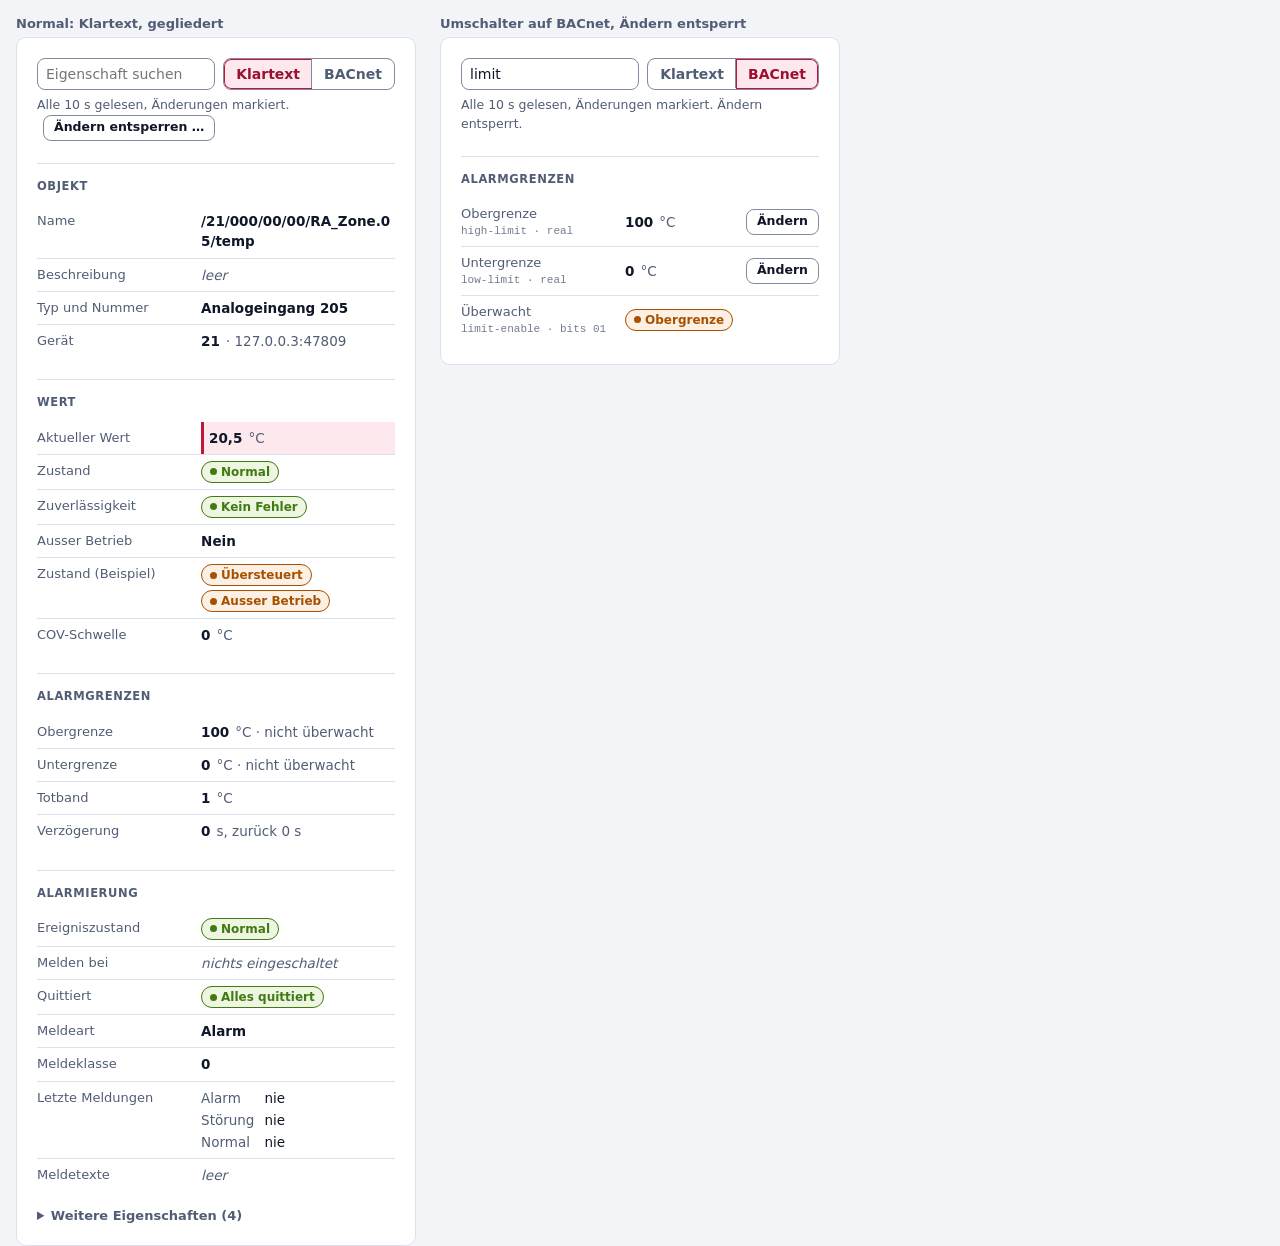
<file: docs/mockup/properties.html>
<!doctype html>
<html lang="de" data-theme="light" data-accent="crimson">
<head>
<meta charset="utf-8">
<meta name="viewport" content="width=device-width, initial-scale=1">
<title>Properties mockup</title>
<!-- Mockup for docs/concept-properties.md: the properties of an analog input, grouped and in plain words. -->
<link rel="stylesheet" href="../../web/css/tokens.css">
<link rel="stylesheet" href="../../web/css/app.css">
<link rel="stylesheet" href="../../web/css/list.css">
<style>
  body { display: block; background: var(--bg); padding: 16px; }
  .detail { width: 400px; border: 1px solid var(--line); border-radius: 10px; }
  .props-bar { display: flex; gap: 8px; align-items: center; margin-bottom: 4px; }
  .props-bar input { flex: 1; min-width: 0; }
  .props-note { margin: 6px 0 0; font-size: 12.5px; color: var(--muted); }
  .props-note button { height: 26px; padding: 0 10px; font-size: 12.5px; margin-left: 6px; }
  .detail h3 { display: flex; justify-content: space-between; }
  .props { display: grid; grid-template-columns: minmax(0, 11fr) minmax(0, 13fr); margin: 0; }
  .props > :nth-last-child(-n+2) { border-bottom: 0; }
  .props dt, .props dd { margin: 0; padding: 6px 0; border-bottom: 1px solid var(--line); min-width: 0; }
  .props dt { color: var(--muted); font-size: 13px; padding-right: 10px; }
  .props dt .bn { display: block; font-family: var(--mono); font-size: 11px; color: var(--muted); opacity: .8; overflow-wrap: anywhere; }
  .props dd { overflow-wrap: anywhere; font-size: 13.5px; font-weight: 600; display: flex; flex-wrap: wrap; gap: 4px 6px; align-items: center; }
  .props dd .unit { color: var(--muted); font-weight: 500; }
  .props dd.empty { color: var(--muted); font-weight: 400; font-style: italic; }
  .props dd.changed { box-shadow: inset 3px 0 0 var(--accent); padding-left: 8px; background: var(--accent-soft); }
  .flag { display: inline-flex; align-items: center; gap: 4px; height: 22px; padding: 0 8px; border-radius: 11px; font-size: 12px; font-weight: 600; border: 1px solid var(--line-strong); color: var(--muted); background: var(--surface); }
  .flag.on { border-color: var(--warn); color: var(--warn); background: var(--warn-soft); }
  .flag.yes { border-color: var(--ok); color: var(--ok); background: var(--ok-soft); }
  .flag::before { content: ""; width: 7px; height: 7px; border-radius: 50%; background: currentColor; opacity: .35; }
  .flag.on::before, .flag.yes::before { opacity: 1; }
  .stamps { display: grid; grid-template-columns: auto 1fr; gap: 2px 10px; font-weight: 500; }
  .stamps span:nth-child(odd) { color: var(--muted); }
  .props dd button.quiet { height: 26px; padding: 0 10px; font-size: 12.5px; margin-left: auto; }
  details.more summary { cursor: pointer; margin-top: 14px; color: var(--muted); font-size: 13px; font-weight: 600; }
  .side-by-side { display: flex; gap: 24px; align-items: flex-start; }
  .label { font: 600 13px system-ui; color: var(--muted); margin: 0 0 6px; }
</style>
</head>
<body>
<div class="side-by-side">
<div>
<p class="label">Normal: Klartext, gegliedert</p>
<aside class="detail">
  <div class="props-bar">
    <input type="search" placeholder="Eigenschaft suchen">
    <span class="seg"><button type="button" aria-pressed="true">Klartext</button><button type="button">BACnet</button></span>
  </div>
  <p class="props-note">Alle 10 s gelesen, Änderungen markiert. <button type="button" class="quiet">Ändern entsperren …</button></p>

  <h3>Objekt</h3>
  <dl class="props">
    <dt>Name</dt><dd>/21/000/00/00/RA_Zone.05/temp</dd>
    <dt>Beschreibung</dt><dd class="empty">leer</dd>
    <dt>Typ und Nummer</dt><dd>Analogeingang 205</dd>
    <dt>Gerät</dt><dd>21 <span class="unit">· 127.0.0.3:47809</span></dd>
  </dl>

  <h3>Wert</h3>
  <dl class="props">
    <dt>Aktueller Wert</dt><dd class="changed">20,5 <span class="unit">°C</span></dd>
    <dt>Zustand</dt><dd><span class="flag yes">Normal</span></dd>
    <dt>Zuverlässigkeit</dt><dd><span class="flag yes">Kein Fehler</span></dd>
    <dt>Ausser Betrieb</dt><dd>Nein</dd>
    <dt>Zustand (Beispiel)</dt><dd><span class="flag on">Übersteuert</span><span class="flag on">Ausser Betrieb</span></dd>
    <dt>COV-Schwelle</dt><dd>0 <span class="unit">°C</span></dd>
  </dl>

  <h3>Alarmgrenzen</h3>
  <dl class="props">
    <dt>Obergrenze</dt><dd>100 <span class="unit">°C · nicht überwacht</span></dd>
    <dt>Untergrenze</dt><dd>0 <span class="unit">°C · nicht überwacht</span></dd>
    <dt>Totband</dt><dd>1 <span class="unit">°C</span></dd>
    <dt>Verzögerung</dt><dd>0 <span class="unit">s, zurück 0 s</span></dd>
  </dl>

  <h3>Alarmierung</h3>
  <dl class="props">
    <dt>Ereigniszustand</dt><dd><span class="flag yes">Normal</span></dd>
    <dt>Melden bei</dt><dd class="empty">nichts eingeschaltet</dd>
    <dt>Quittiert</dt><dd><span class="flag yes">Alles quittiert</span></dd>
    <dt>Meldeart</dt><dd>Alarm</dd>
    <dt>Meldeklasse</dt><dd>0</dd>
    <dt>Letzte Meldungen</dt><dd><span class="stamps"><span>Alarm</span><span>nie</span><span>Störung</span><span>nie</span><span>Normal</span><span>nie</span></span></dd>
    <dt>Meldetexte</dt><dd class="empty">leer</dd>
  </dl>

  <details class="more"><summary>Weitere Eigenschaften (4)</summary></details>
</aside>
</div>

<div>
<p class="label">Umschalter auf BACnet, Ändern entsperrt</p>
<aside class="detail">
  <div class="props-bar">
    <input type="search" value="limit">
    <span class="seg"><button type="button">Klartext</button><button type="button" aria-pressed="true">BACnet</button></span>
  </div>
  <p class="props-note">Alle 10 s gelesen, Änderungen markiert. Ändern entsperrt.</p>

  <h3>Alarmgrenzen</h3>
  <dl class="props">
    <dt>Obergrenze<span class="bn">high-limit · real</span></dt><dd>100 <span class="unit">°C</span> <button type="button" class="quiet">Ändern</button></dd>
    <dt>Untergrenze<span class="bn">low-limit · real</span></dt><dd>0 <span class="unit">°C</span> <button type="button" class="quiet">Ändern</button></dd>
    <dt>Überwacht<span class="bn">limit-enable · bits 01</span></dt><dd><span class="flag on">Obergrenze</span></dd>
  </dl>
</aside>
</div>
</div>
</body>
</html>
</file>
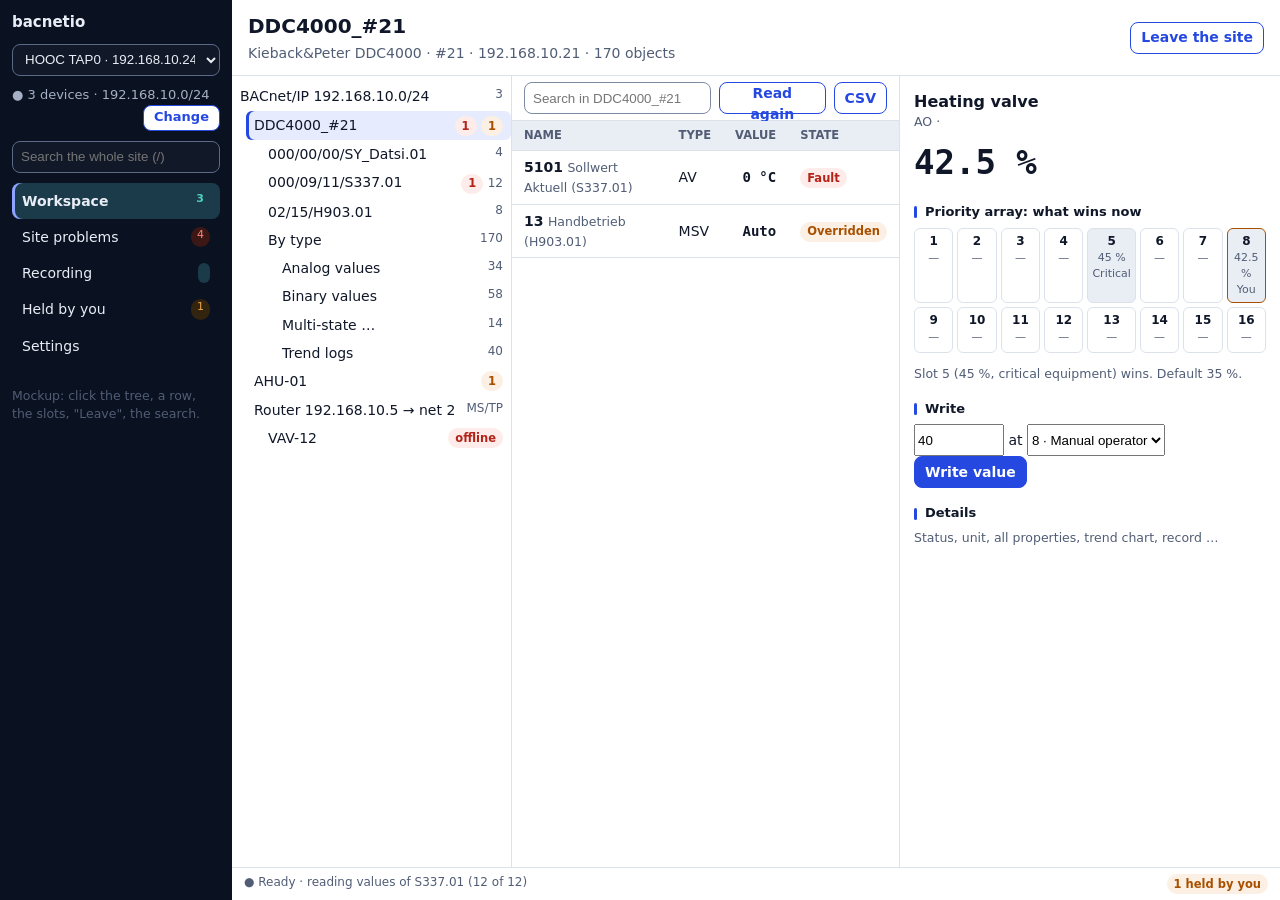
<file: docs/mockup/workspace.html>
<!doctype html>
<html lang="en">
<head>
<meta charset="utf-8">
<meta name="viewport" content="width=device-width, initial-scale=1">
<title>bacnetio workspace mockup</title>
<!-- Clickable mockup for docs/concept-redesign.md. Static data, nothing talks to a device. -->
<style>
:root { --bg:#f2f4f8; --surface:#fff; --sunken:#e9edf4; --line:#dce2ec; --line-strong:#7f8ba0; --text:#0f1728; --muted:#515d75;
  --accent:#2448e0; --accent-soft:#e6ecfe; --brand:#2448e0; --ok:#3f7a12; --ok-soft:#eef6e2; --warn:#a85000; --warn-soft:#fbf0e3; --err:#b42318; --err-soft:#fdecea; }
* { box-sizing: border-box; }
body { margin:0; height:100vh; display:grid; grid-template-columns:232px 1fr; font:14px/1.45 system-ui, sans-serif; color:var(--text); background:var(--bg); }
.side { background:#0a1120; color:#e9eef6; padding:12px; display:flex; flex-direction:column; gap:10px; }
.side b { font-size:15px; }
.side select, .side input { width:100%; height:32px; border-radius:8px; border:1px solid #5a6a88; background:#111827; color:#e9eef6; padding:0 8px; }
.side .state { font-size:13px; color:#a5b0c4; }
.side nav a { display:flex; justify-content:space-between; padding:8px 10px; border-radius:8px; color:#e9eef6; text-decoration:none; cursor:pointer; }
.side nav a.on { background:#1b3a4a; box-shadow:inset 3px 0 0 #8ea2ff; font-weight:650; }
.side .n { font-size:11px; padding:0 6px; border-radius:999px; background:#1b3a4a; color:#4fd0c0; }
.side .n.warn { background:#33240f; color:#f0a548; }
.side .n.err { background:#3b1815; color:#ff8378; }
.main { display:flex; flex-direction:column; min-width:0; }
.head { display:flex; justify-content:space-between; align-items:center; gap:12px; padding:12px 16px; background:var(--surface); border-bottom:1px solid var(--line); }
.head h1 { margin:0; font-size:20px; } .head p { margin:2px 0 0; color:var(--muted); }
button { height:32px; padding:0 10px; border-radius:8px; border:1px solid var(--accent); background:var(--accent); color:#fff; font:inherit; font-weight:600; cursor:pointer; }
button.quiet { background:var(--surface); color:var(--accent); } button.tonal { background:var(--accent-soft); color:var(--accent); }
button.danger { background:var(--err); border-color:var(--err); }
.work { flex:1; min-height:0; display:grid; grid-template-columns:280px 1fr 380px; }
.tree, .table, .detail { overflow:auto; background:var(--surface); border-right:1px solid var(--line); }
.tree ul { list-style:none; margin:0; padding:0 0 0 14px; } .tree > ul { padding:6px 0; }
.tree li > span { display:flex; justify-content:space-between; gap:6px; padding:4px 8px; border-radius:6px; cursor:pointer; }
.tree li > span:hover { background:var(--sunken); } .tree li > span.on { background:var(--accent-soft); box-shadow:inset 3px 0 0 var(--brand); }
.tree .count { color:var(--muted); font-size:12px; }
.chip { display:inline-flex; align-items:center; height:20px; padding:0 7px; border-radius:999px; font-size:11.5px; font-weight:600; background:var(--sunken); color:var(--muted); }
.chip.err { background:var(--err-soft); color:var(--err); } .chip.warn { background:var(--warn-soft); color:var(--warn); } .chip.ok { background:var(--ok-soft); color:var(--ok); }
.toolbar { display:flex; gap:8px; padding:6px 12px; border-bottom:1px solid var(--line); position:sticky; top:0; background:var(--surface); }
table { width:100%; border-collapse:collapse; } th, td { text-align:left; padding:6px 12px; border-bottom:1px solid var(--line); }
th { font-size:11.5px; text-transform:uppercase; color:var(--muted); background:var(--sunken); position:sticky; top:45px; }
tr.row { cursor:pointer; } tr.row:hover { background:var(--sunken); } tr.row.on { background:var(--accent-soft); box-shadow:inset 3px 0 0 var(--brand); }
td.v { text-align:right; font-family:ui-monospace, monospace; font-weight:650; }
.detail { padding:14px; border-right:0; }
.detail h2 { margin:0; font-size:16px; } .big { font-size:34px; font-weight:700; font-family:ui-monospace, monospace; margin:6px 0; }
.detail h3 { font-size:13px; margin:16px 0 6px; display:flex; gap:8px; align-items:center; } .detail h3::before { content:""; width:3px; height:12px; background:var(--brand); border-radius:2px; }
.slots { display:grid; grid-template-columns:repeat(8, 1fr); gap:4px; }
.slot { border:1px solid var(--line); border-radius:6px; padding:4px; text-align:center; font-size:11px; color:var(--muted); min-height:46px; }
.slot b { display:block; font-size:12px; color:var(--text); } .slot.taken { background:var(--sunken); } .slot.win { background:var(--accent-soft); border-color:var(--accent); } .slot.mine { border-color:var(--warn); }
.ask { margin-top:10px; padding:10px; border:1px solid var(--warn); background:var(--warn-soft); border-radius:8px; color:var(--warn); }
.status { display:flex; justify-content:space-between; padding:6px 12px; font-size:12px; color:var(--muted); background:var(--surface); border-top:1px solid var(--line); }
.leave { position:fixed; inset:0; background:rgba(0,0,0,.35); display:none; place-items:center; } .leave.on { display:grid; }
.leave div { background:var(--surface); padding:18px; border-radius:10px; max-width:440px; box-shadow:0 8px 24px rgba(0,0,0,.2); }
.hint { color:var(--muted); font-size:12.5px; }
</style>
</head>
<body>
<aside class="side">
  <b>bacnetio</b>
  <select><option>HOOC TAP0 · 192.168.10.240</option></select>
  <div class="state">● 3 devices · 192.168.10.0/24 <button class="quiet" style="height:26px;float:right">Change</button></div>
  <input id="search" placeholder="Search the whole site (/)">
  <nav>
    <a data-view="workspace" class="on">Workspace <span class="n">3</span></a>
    <a data-view="problems">Site problems <span class="n err">4</span></a>
    <a data-view="recording">Recording <span class="n"></span></a>
    <a data-view="held">Held by you <span class="n warn" id="held-n">1</span></a>
    <a data-view="settings">Settings</a>
  </nav>
  <p class="hint">Mockup: click the tree, a row, the slots, "Leave", the search.</p>
</aside>
<div class="main">
  <div class="head"><div><h1 id="title">DDC4000_#21</h1><p id="lead">Kieback&amp;Peter DDC4000 · #21 · 192.168.10.21 · 170 objects</p></div>
    <div><button class="quiet" id="leave">Leave the site</button></div></div>
  <div class="work" id="work">
    <section class="tree"><ul>
      <li><span>BACnet/IP 192.168.10.0/24 <span class="count">3</span></span><ul>
        <li><span class="on" data-node="ddc">DDC4000_#21 <span><span class="chip err">1</span> <span class="chip warn">1</span></span></span><ul>
          <li><span data-node="sy">000/00/00/SY_Datsi.01 <span class="count">4</span></span></li>
          <li><span data-node="s337">000/09/11/S337.01 <span><span class="chip err">1</span> <span class="count">12</span></span></span></li>
          <li><span data-node="h903">02/15/H903.01 <span class="count">8</span></span></li>
          <li><span>By type <span class="count">170</span></span><ul>
            <li><span>Analog values <span class="count">34</span></span></li><li><span>Binary values <span class="count">58</span></span></li>
            <li><span>Multi-state … <span class="count">14</span></span></li><li><span>Trend logs <span class="count">40</span></span></li></ul></li>
        </ul></li>
        <li><span data-node="ahu">AHU-01 <span class="chip warn">1</span></span></li>
        <li><span>Router 192.168.10.5 → net 2 <span class="count">MS/TP</span></span><ul><li><span>VAV-12 <span class="chip err">offline</span></span></li></ul></li>
      </ul></li></ul></section>
    <section class="table"><div class="toolbar"><input placeholder="Search in DDC4000_#21" style="flex:1;height:32px;border-radius:8px;border:1px solid var(--line-strong);padding:0 8px">
      <button class="quiet">Read again</button><button class="quiet">CSV</button></div>
      <table><thead><tr><th>Name</th><th>Type</th><th style="text-align:right">Value</th><th>State</th></tr></thead><tbody id="rows"></tbody></table></section>
    <section class="detail" id="detail"></section>
  </div>
  <div class="status"><span>● Ready · reading values of S337.01 (12 of 12)</span><span><span class="chip warn">1 held by you</span></span></div>
</div>
<div class="leave" id="leave-box"><div><h2 style="margin-top:0">You still hold 1 value</h2>
  <p>AHU-01 · Heating valve = 42.5 % at priority 8. It stays like this in the plant until you release it.</p>
  <p><button class="danger" id="release-all">Release all and leave</button> <button class="quiet" id="stay">Stay</button></p>
  <p class="hint">Also shown after a restart of bacnetio, from the write log.</p></div></div>
<script>
const points = {
  s337: [["5101", "Sollwert Aktuell", "AV", "0 °C", "err"], ["5102", "Istwert", "AV", "21.4 °C", ""], ["DV01", "Pumpe Freigabe", "BV", "active", ""]],
  sy: [["state", "System state", "MSI", "Running", ""], ["procBar", "Progress", "AI", "100 %", ""], ["command", "Command", "MSO", "None", ""]],
  h903: [["31", "Betriebsart", "MSV", "Auto", ""], ["13", "Handbetrieb", "MSV", "Auto", "warn"]],
  ahu: [["Heating valve", "", "AO", "42.5 %", "mine"], ["Supply air temp", "", "AI", "21.4 °C", ""]],
  ddc: [["5101", "Sollwert Aktuell (S337.01)", "AV", "0 °C", "err"], ["13", "Handbetrieb (H903.01)", "MSV", "Auto", "warn"]],
};
const problems = [["DDC4000_#21", "S337.01/5101 Sollwert Aktuell", "Fault, alarm", "err"], ["DDC4000_#21", "H903.01/13 Handbetrieb", "Overridden", "warn"],
  ["AHU-01", "Heating valve", "Held by you at 8", "warn"], ["VAV-12 (net 2)", "—", "Offline since 10:42", "err"]];
const chip = { err: '<span class="chip err">Fault</span>', warn: '<span class="chip warn">Overridden</span>', mine: '<span class="chip warn">Held by you</span>', "": "" };
function rows(list) {
  document.getElementById("rows").innerHTML = list.map(([name, description, type, value, state], i) =>
    `<tr class="row" data-i="${i}"><td><b>${name}</b> <span class="hint">${description}</span></td><td>${type}</td><td class="v">${value}</td><td>${chip[state]}</td></tr>`).join("");
  document.querySelectorAll("tr.row").forEach((row) => row.onclick = () => {
    document.querySelectorAll("tr.row").forEach((other) => other.classList.remove("on"));
    row.classList.add("on");
    detail(list[row.dataset.i]);
  });
}
function detail([name, description, type, value]) {
  const slots = Array.from({ length: 16 }, (_, i) => {
    const n = i + 1;
    if (n === 5) return `<div class="slot taken"><b>${n}</b>45 %<br>Critical</div>`;
    if (n === 8) return `<div class="slot taken mine"><b>${n}</b>42.5 %<br>You</div>`;
    return `<div class="slot"><b>${n}</b>—</div>`;
  }).join("");
  document.getElementById("detail").innerHTML = `<h2>${name}</h2><div class="hint">${type} · ${description}</div><div class="big">${value}</div>
    <h3>Priority array: what wins now</h3><div class="slots">${slots}</div>
    <p class="hint">Slot 5 (45 %, critical equipment) wins. Default 35 %.</p>
    <h3>Write</h3><input value="40" style="height:32px;width:90px"> at <select style="height:32px"><option>8 · Manual operator</option></select> <button id="write">Write value</button>
    <div class="ask" id="ask" hidden>Priority 5 holds 45 % and is higher than 8: your value would not act. <button class="quiet">Write anyway</button> <button class="quiet">Cancel</button></div>
    <h3>Details</h3><div class="hint">Status, unit, all properties, trend chart, record …</div>`;
  document.getElementById("write").onclick = () => { document.getElementById("ask").hidden = false; };
}
document.querySelectorAll("[data-node]").forEach((node) => node.onclick = () => {
  document.querySelectorAll("[data-node]").forEach((other) => other.classList.remove("on"));
  node.classList.add("on");
  rows(points[node.dataset.node] ?? []);
  document.getElementById("title").textContent = node.firstChild.textContent.trim();
});
document.querySelectorAll("nav a").forEach((link) => link.onclick = () => {
  document.querySelectorAll("nav a").forEach((other) => other.classList.remove("on"));
  link.classList.add("on");
  if (link.dataset.view === "problems") {
    document.getElementById("title").textContent = "Site problems";
    document.getElementById("lead").textContent = "Everything faulty, overridden, out of service or offline, across all devices.";
    document.getElementById("rows").innerHTML = problems.map(([device, point, what, kind]) =>
      `<tr class="row"><td><b>${device}</b> <span class="hint">${point}</span></td><td></td><td class="v"></td><td><span class="chip ${kind}">${what}</span></td></tr>`).join("");
  }
});
document.getElementById("search").oninput = (event) => {
  const word = event.target.value.toLowerCase();
  const found = Object.entries(points).flatMap(([node, list]) => list.filter((point) => point.join(" ").toLowerCase().includes(word)).map((point) => [`${point[0]} · ${node}`, ...point.slice(1)]));
  document.getElementById("title").textContent = `Search: ${event.target.value}`;
  rows(found);
};
document.getElementById("leave").onclick = () => document.getElementById("leave-box").classList.add("on");
document.getElementById("stay").onclick = () => document.getElementById("leave-box").classList.remove("on");
document.getElementById("release-all").onclick = () => { document.getElementById("leave-box").classList.remove("on"); document.getElementById("held-n").textContent = ""; };
rows(points.ddc);
detail(points.ahu[0]);
</script>
</body>
</html>
</file>
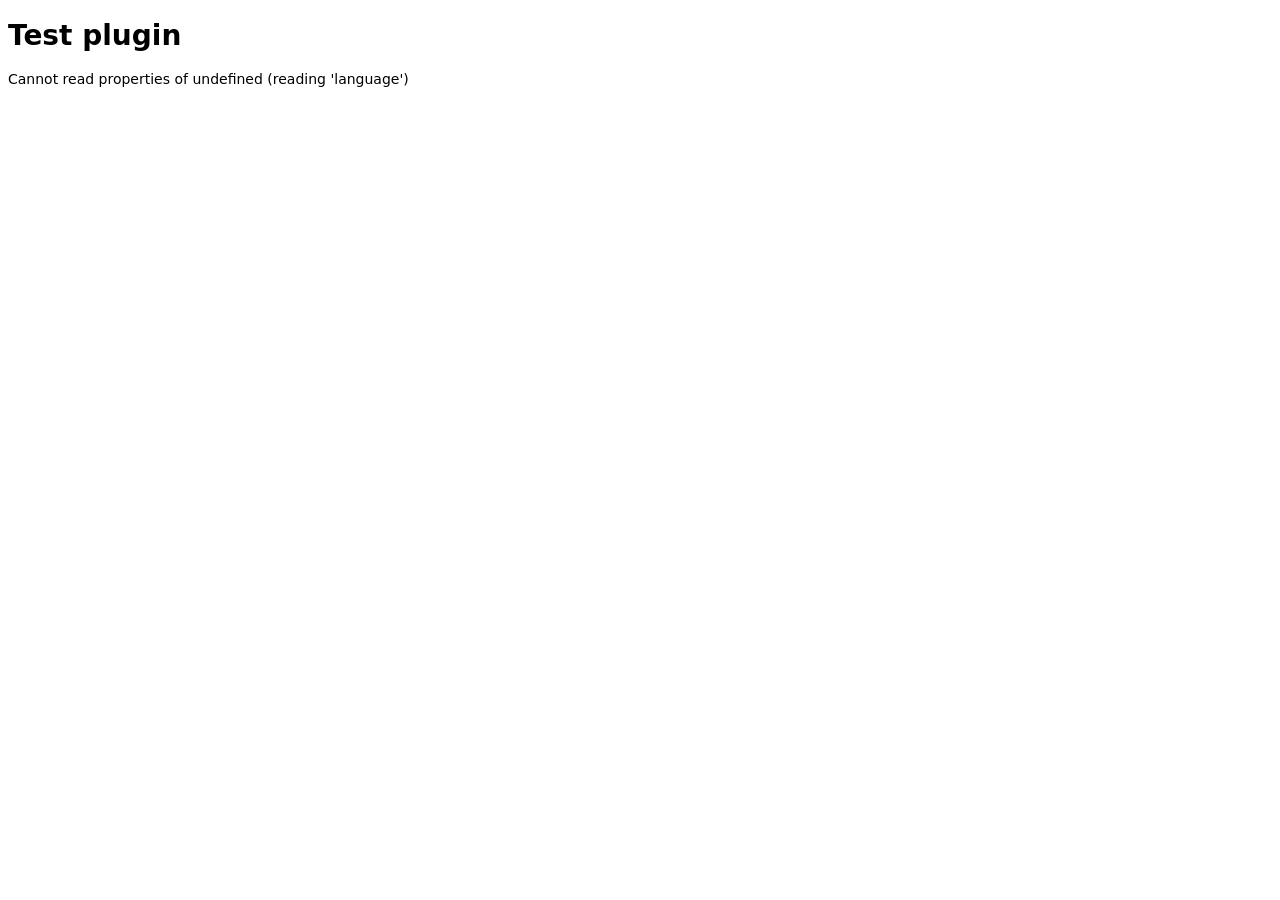
<file: tests/ui/fixtures/test.bacnetio-plugin.html>
<!doctype html>
<meta charset="utf-8">
<title>Test plugin</title>
<script type="application/json" id="bacnetio-plugin">
{ "id": "test", "name": "Test plugin", "version": "1.0.0", "api": 1, "description": "Asks every question of plugin API 1" }
</script>
<style>body { font: 14px system-ui; color: var(--text); background: var(--bg); }</style>
<h1>Test plugin</h1>
<script>
// the bridge to bacnetio, as docs/plugins.md shows it
let next = 0;
const waiting = new Map();
addEventListener("message", (event) => {
  if (event.source !== parent) return;
  const { call, result, error } = event.data ?? {};
  const asked = waiting.get(call);
  if (!asked) return;
  waiting.delete(call);
  if (error) asked.reject(new Error(error));
  else asked.resolve(result);
});
const ask = (method, ...args) => new Promise((resolve, reject) => {
  const call = ++next;
  waiting.set(call, { resolve, reject });
  parent.postMessage({ call, method, args }, "*");
});
const out = (id, text) => {
  const line = document.createElement("p");
  line.id = id;
  line.textContent = text;
  document.body.append(line);
};

(async () => {
  const context = await ask("context");
  out("language", context.language);
  out("accent", context.tokens["--accent"] ? "given" : "missing");
  const devices = await ask("devices");
  out("devices", String(devices.length));
  const ahu = devices.find((device) => device.name === "AHU-01");
  const objects = await ask("objects", ahu.instance);
  out("objects", String(objects.length));
  const first = objects.find((object) => object.name === "Outdoor air temp");
  const properties = await ask("properties", ahu.instance, first.type, first.instance);
  out("properties", properties.length > 5 ? "read" : "few");
  await ask("save", { seen: devices.length });
  out("kept", JSON.stringify(await ask("load")));
  out("marked", String(await ask("mark", [
    { device: ahu.instance, text: "Device note", label: "Test ✓", state: "ok" },
    { device: ahu.instance, type: first.type, instance: first.instance, text: "Object note", state: "bad" },
  ])));
  out("named", String(await ask("priorities", { 8: "Manual test", 9: "Free test" })));
  // a later search: bacnetio says the devices changed, the plugin asks again
  addEventListener("message", async (event) => {
    if (event.source !== parent || event.data?.event !== "devices") return;
    const devices = await ask("devices");
    document.getElementById("heard")?.remove();
    out("heard", String(devices.length));
  });
  const report = document.createElement("button");
  report.id = "report";
  report.textContent = "Report";
  report.onclick = () => ask("download", "test-report.csv", "Device;Note\r\n1001;Device note\r\n");
  document.body.append(report);
  try {
    await fetch("/api/held");
    out("server", "reached");
  } catch {
    out("server", "blocked");
  }
  try {
    await ask("write", ahu.instance, first.type, first.instance, "1");
    out("write", "answered");
  } catch (error) {
    out("write", error.message);
  }
  out("done", "yes");
})().catch((error) => out("failed", error.message));
</script>
</file>
<file: web/css/tokens.css>
/* bacnetio: colours, type, motion as variables. One family: cool blue-grey surfaces and the blue of
   the icon as the only accent; green, orange and red only for states. mbusio has its own colours.
   Light and dark; theme.js sets data-theme before the first drawing. */

:root {
  --bg: #f2f4f8;
  --surface: #ffffff;
  --sunken: #e9edf4;
  --line: #dce2ec;
  /* frame of fields: 3:1 to the surface, otherwise they can hardly be seen */
  --line-strong: #7f8ba0;
  --text: #0f1728;
  --muted: #515d75;
  --accent: #2448e0;
  --accent-strong: #1b37b3;
  --accent-ink: #ffffff;
  --accent-soft: #e6ecfe;
    --brand: #2448e0;
  --ok: #3f7a12;
  --ok-soft: #eef6e2;
  --warn: #a85000;
  --warn-soft: #fbf0e3;
  --err: #b42318;
  --err-soft: #fdecea;
  --err-ink: #ffffff;
  --shadow: 0 10px 30px rgba(15, 23, 40, .18);
  --raise: 0 1px 2px rgba(15, 23, 40, .06), 0 1px 1px rgba(15, 23, 40, .03);
  --mono: ui-monospace, "SF Mono", "Cascadia Mono", Menlo, Consolas, monospace;
  --ease: cubic-bezier(.2, .7, .2, 1);
  /* chart line, checked against the surface */
  --series: #2448e0;
  --series-1: #2a78d6;
  --series-2: #eb6834;
  --series-3: #1baf7a;
  --series-4: #eda100;
  --series-5: #e87ba4;
  --series-6: #008300;
  --series-7: #6250d6;
  --series-8: #e34948;
  color-scheme: light;
}

:root[data-theme="dark"] {
  --bg: #0c121e;
  --surface: #141c2b;
  --sunken: #1d2738;
  --line: #2a3548;
  --line-strong: #5d6c86;
  --text: #e8edf5;
  --muted: #a3aec2;
  --accent: #7f9bff;
  --accent-strong: #a3b7ff;
  --accent-ink: #0a1230;
  --accent-soft: #1e2c55;
  --brand: #7f9bff;
  --ok: #86d14a;
  --ok-soft: #16271a;
  --warn: #f0a548;
  --warn-soft: #2b2114;
  --err: #ff7a6e;
  --err-soft: #2f1820;
  --err-ink: #2b0b08;
  --shadow: 0 10px 30px rgba(0, 0, 0, .55);
  --raise: none;
  --series: #7f9bff;
  --series-1: #3987e5;
  --series-2: #d95926;
  --series-3: #199e70;
  --series-4: #c98500;
  --series-5: #d55181;
  --series-6: #008300;
  --series-7: #9085e9;
  --series-8: #e66767;
  color-scheme: dark;
}

/* Accent colours to choose from (settings). Only the accent changes: states keep green, orange
   and red. Each pair checked for contrast like the blue: text on the surface, ink on the accent. */
:root[data-accent="crimson"] { --brand: #c0143c; --accent: #c0143c; --accent-strong: #9b0f30; --accent-ink: #ffffff; --accent-soft: #fde8ed; }
:root[data-accent="violet"] { --brand: #6d28d9; --accent: #6d28d9; --accent-strong: #5b21b6; --accent-ink: #ffffff; --accent-soft: #efe7fd; }
:root[data-accent="teal"] { --brand: #0f766e; --accent: #0f766e; --accent-strong: #0b5e57; --accent-ink: #ffffff; --accent-soft: #e0f3f1; }
:root[data-accent="crimson"][data-theme="dark"] { --brand: #ff6f8d; --accent: #ff6f8d; --accent-strong: #ff9bb0; --accent-ink: #2a0712; --accent-soft: #3b1622; }
:root[data-accent="violet"][data-theme="dark"] { --brand: #a98bfa; --accent: #a98bfa; --accent-strong: #c4b5fd; --accent-ink: #1a0b3d; --accent-soft: #2a1d4d; }
:root[data-accent="teal"][data-theme="dark"] { --brand: #2dd4bf; --accent: #2dd4bf; --accent-strong: #5eead4; --accent-ink: #042f2c; --accent-soft: #10302d; }
/* Backgrounds to choose per theme (settings): only the surfaces and their text change. White and
   navy are the values above. Each checked like the accents: text and muted text at least 4.5:1,
   states, accents and field frames at least 3:1 on every surface. */
:root[data-background="grey"] { --bg: #e3e5e9; --surface: #f5f6f8; --sunken: #e6e8ec; --line: #d0d4db; --line-strong: #737a88; --text: #14171d; --muted: #4b525f; }
:root[data-background="warm"] { --bg: #efeae2; --surface: #fcfaf6; --sunken: #ede7dd; --line: #ddd5c8; --line-strong: #7f7364; --text: #1d1913; --muted: #574e42; }
:root[data-background="graphite"] { --bg: #131416; --surface: #1c1d20; --sunken: #25272b; --line: #313338; --line-strong: #666a73; --text: #ececee; --muted: #adb0b8; }
:root[data-background="black"] { --bg: #000000; --surface: #0d0d0f; --sunken: #18181b; --line: #27272b; --line-strong: #5f5f68; --text: #f0f0f2; --muted: #a9a9b2; }
.swatch.background-white { background: #ffffff; box-shadow: inset 0 0 0 1px #7f8ba0; }
.swatch.background-grey { background: #e3e5e9; box-shadow: inset 0 0 0 1px #737a88; }
.swatch.background-warm { background: #efeae2; box-shadow: inset 0 0 0 1px #7f7364; }
.swatch.background-navy { background: #141c2b; }
.swatch.background-graphite { background: #1c1d20; }
.swatch.background-black { background: #000000; box-shadow: inset 0 0 0 1px #5f5f68; }
.swatch.accent-blue { background: #2448e0; }
.swatch.accent-crimson { background: #c0143c; }
.swatch.accent-violet { background: #6d28d9; }
.swatch.accent-teal { background: #0f766e; }
</file>
<file: web/css/app.css>
/* A tool over the whole window height: sidebar, page head and status bar stay, only the work area
   scrolls. 14 px text, 32 px controls. Buttons in tiers as in mbusio (concept section 3.1):
   filled = the one next step, tonal = beside the main path, quiet = rare. */

* { box-sizing: border-box; }

/* hidden always applies, even if a class sets display */
[hidden] { display: none !important; }

html, body { height: 100%; }

body {
  margin: 0;
  display: grid;
  grid-template-rows: auto minmax(0, 1fr);
  grid-template-columns: minmax(0, 1fr);
  font: 14px/1.5 Inter, "Segoe UI Variable Text", "Segoe UI", system-ui, -apple-system, Roboto, sans-serif;
  background: var(--bg);
  color: var(--text);
  -webkit-font-smoothing: antialiased;
}

h1, h2, h3, p { margin: 0; }
.mono { font-family: var(--mono); font-variant-numeric: tabular-nums; font-size: 13px; }
.sub { color: var(--muted); font-size: 13px; font-weight: 400; }
.hint { color: var(--muted); font-size: 12.5px; }
/* a hint that warns: an experimental function, a capture that lost packets or records nothing */
.hint.warn { color: var(--warn); }
a { color: var(--accent); }

/* ---------------------------------------------------------------- Controls */

button, select, input, a.button, a.quiet {
  font: inherit;
  height: 32px;
  border-radius: 8px;
  color: inherit;
}

button, a.quiet, a.button {
  display: inline-flex; align-items: center; gap: 6px;
  padding: 0 12px;
  transition: background .12s var(--ease), filter .12s var(--ease);
  border: 1px solid var(--accent);
  background: var(--accent);
  color: var(--accent-ink);
  font-weight: 600;
  cursor: pointer;
  white-space: nowrap;
  text-decoration: none;
}
button:not(.quiet, .tonal, .plain, .icon, .chip):hover, a.button:hover { background: var(--accent-strong); border-color: var(--accent-strong); }
button.tonal { background: var(--accent-soft); color: var(--accent); }
/* Three kinds of button: the page's next step filled in the accent; tools neutral, the accent only
   under the mouse; toggles in their segmented rows (list.css). All keep border, background and a word. */
button.quiet, a.quiet { background: var(--surface); border-color: var(--line-strong); color: var(--text); }
button.quiet:hover, a.quiet:hover { background: var(--accent-soft); border-color: var(--accent); color: var(--text); }
button.quiet[aria-expanded="true"] { border-color: var(--accent); background: var(--accent-soft); }
button.tonal:hover { background: var(--accent-soft); border-color: var(--accent-strong); color: var(--accent-strong); }
button.plain { background: transparent; border-color: transparent; color: var(--text); font-weight: 500; }
button.plain:hover { background: var(--sunken); }
button.icon { width: 32px; padding: 0; justify-content: center; background: var(--surface); border-color: var(--line-strong); color: var(--text); }
button:disabled { opacity: .45; cursor: default; }

select, input {
  padding: 0 8px;
  border: 1px solid var(--line-strong);
  background: var(--surface);
  /* colour explicitly: otherwise Windows takes a system colour in the dark theme */
  color: var(--text);
}
option { background: var(--surface); color: var(--text); }

:focus-visible { outline: 2px solid var(--accent); outline-offset: 1px; }

kbd {
  font: 10.5px var(--mono);
  padding: 0 4px;
  border: 1px solid var(--line-strong);
  border-radius: 4px;
  color: var(--muted);
}

/* state: dot and word, never just colour */
.state { display: inline-flex; align-items: center; gap: 6px; }
.dot { display: inline-block; width: 8px; height: 8px; border-radius: 50%; background: var(--line-strong); flex: none; }
.dot.on { background: var(--ok); }
.dot.warn { background: var(--warn); }
.dot.err { background: var(--err); }
.dot.busy { background: var(--accent); animation: pulse 1.2s ease-in-out infinite; }
@keyframes pulse { 50% { opacity: .35; } }

.chip { display: inline-flex; align-items: center; height: 22px; padding: 0 9px; border-radius: 6px; font-size: 12px; font-weight: 600; background: var(--sunken); color: var(--muted); white-space: nowrap; }
.chip.ok { background: var(--ok-soft); color: var(--ok); }
.chip.warn { background: var(--warn-soft); color: var(--warn); }
.chip.err { background: var(--err-soft); color: var(--err); }
.chip.accent { background: var(--accent-soft); color: var(--accent); }
button.chip { height: 22px; border: 0; cursor: pointer; }

.toast {
  position: fixed; left: 50%; bottom: 40px; transform: translateX(-50%); z-index: 50;
  max-width: min(720px, calc(100vw - 32px));
  padding: 8px 12px; border-radius: 8px; background: var(--text); color: var(--bg); box-shadow: var(--shadow);
}
.toast.error { background: var(--err); color: var(--err-ink); }

/* The head of the sidebar (SidebarHead): one card, the site as a select field, below it the
   network and the state beside the search settings; then the search on its own */
.side-card { container-type: inline-size; border: 1px solid var(--line); border-radius: 10px; background: var(--bg); }
.side-card .side-part { display: grid; grid-template-columns: minmax(0, 1fr); gap: 2px; padding: 10px 12px; }
.side-card .cap { color: var(--muted); font-size: 11.5px; font-weight: 650; letter-spacing: .04em; text-transform: uppercase; }
.side-card .site-host { display: flex; margin: 2px 0 4px; }
.side-card .site-switch { flex: 1; min-width: 0; justify-content: space-between; gap: 8px; padding: 0 10px; font-size: 15px; font-weight: 700; text-align: left; }
.side-card .site-switch .site-now { min-width: 0; overflow: hidden; text-overflow: ellipsis; white-space: nowrap; }
.side-card .site-switch .chevron { flex: none; width: 16px; height: 16px; color: var(--muted); }
.side-card .side-meta { display: grid; grid-template-columns: minmax(0, 1fr) auto; align-items: center; gap: 8px; }
.side-card .side-detail { display: grid; gap: 2px; min-width: 0; color: var(--muted); font-size: 12.5px; }
.side-card .side-detail .mono { overflow-wrap: anywhere; }
/* the way off the trunk wraps below its line in a narrow sidebar, beside it where there is room */
.side-card .side-trunk { display: grid; justify-items: start; gap: 6px; margin-top: 8px; padding-top: 8px; border-top: 1px solid var(--line); }
/* the state wraps rather than being cut off: it says what to do */
.side-card .state { min-width: 0; line-height: 1.25; }
/* the search settings: a framed icon, the word joins it where the card has room */
.side-card .side-tool { width: 32px; padding: 0; justify-content: center; }
.side-card .side-tool .nav-i { display: block; width: 18px; height: 18px; color: inherit; }
.side-card .side-tool-label { display: none; }
@container (min-width: 280px) {
  .side-card .side-trunk { grid-template-columns: minmax(0, 1fr) auto; align-items: center; justify-items: stretch; }
  .side-card .side-tool { width: auto; padding: 0 10px; }
  .side-card .side-tool-label { display: inline; }
}
/* Menu: items 32 px, a sunken hover, the chosen site light and bold; all sites below a hairline */
.menu.site-choices { display: grid; gap: 2px; min-width: 100%; max-width: 340px; padding: 6px; border-radius: 10px; }
.menu.site-choices button { height: 32px; justify-content: flex-start; min-width: 0; padding: 0 10px; border-color: transparent; border-radius: 6px; background: none; font-weight: 500; }
.menu.site-choices button:hover { background: var(--sunken); }
.menu.site-choices button[aria-checked="true"] { background: var(--accent-soft); font-weight: 700; }
.menu.site-choices .cut { min-width: 0; overflow: hidden; text-overflow: ellipsis; white-space: nowrap; }
.menu.site-choices hr { width: 100%; margin: 4px 0; border: 0; border-top: 1px solid var(--line); }

/* A newer release is out: a link to its page, below the site */
/* filled green, apart from the blue of the chosen area: it has to catch the eye */
.update-note { display: block; padding: 8px 10px; border: 1px solid var(--ok); border-radius: 10px; background: var(--ok); color: var(--surface); font-weight: 700; text-decoration: none; }
.update-note:hover { filter: brightness(1.1); }
.update-status .mono { display: block; overflow-wrap: anywhere; }
</file>
<file: web/css/list.css>
/* Work area, list and details: used by devices, data points and the log */

.work { min-height: 0; overflow: hidden; display: grid; grid-template-columns: minmax(0, 1fr); }

.toolbar { display: flex; flex-wrap: wrap; align-items: center; gap: 8px; padding: 10px 20px; border-bottom: 1px solid var(--line); background: var(--surface); }
.toolbar input[type=search] { flex: 1 1 150px; width: auto; min-width: 130px; max-width: 320px; }
.toolbar #type-filter { flex: 0 1 170px; min-width: 110px; }
/* in a narrow list or details column the choices wrap onto a second line rather than run out of it */
.toolbar .seg, .detail .seg { flex-wrap: wrap; max-width: 100%; }
.toolbar .seg button, .detail .seg button { flex: 1 1 auto; justify-content: center; }
.toolbar .end { margin-left: auto; display: flex; flex-wrap: wrap; gap: 8px; align-items: center; }
.seg { display: inline-flex; border: 1px solid var(--line-strong); border-radius: 8px; overflow: hidden; }
.seg button { height: 30px; border: 0; border-radius: 0; background: transparent; color: var(--muted); font-weight: 600; }
/* the lines between the buttons are shadows, so a row that wraps gets its line above too */
.seg button { box-shadow: -1px -1px 0 var(--line-strong); }
/* chosen, but quiet: only the next step of a page is filled (concept-hierarchy.md, A) */
.seg button[aria-pressed="true"] { background: var(--accent-soft); color: var(--accent-strong); font-weight: 700; box-shadow: inset 0 0 0 1px var(--accent), -1px -1px 0 var(--line-strong); }
/* hover only tints: the strong colour of other buttons would hide the counts and the chosen one */
.seg button:not([aria-pressed="true"]):hover { background: var(--sunken); color: var(--text); }
.seg button[aria-pressed="true"]:hover { background: var(--accent-soft); color: var(--accent-strong); }
/* the outer buttons follow the row's round corners, so the chosen one's frame is not cut off */
.seg button:first-child { border-radius: 7px 0 0 7px; }
.seg button:last-child { border-radius: 0 7px 7px 0; }
.seg button:only-child { border-radius: 7px; }
.seg button[aria-pressed="true"] .n { color: inherit; }
.seg .n { font-weight: 700; }
.seg .n.err { color: var(--err); }
.seg .n.warn { color: var(--warn); }
.progress { display: flex; align-items: center; gap: 8px; min-width: 0; color: var(--muted); }
.progress .track { width: 120px; height: 4px; border-radius: 2px; background: var(--sunken); overflow: hidden; }
.progress .track > div { height: 100%; background: var(--accent); transition: width .3s var(--ease); }

/* tree, table and details side by side; the columns come in layout.css by window width */
.workspace { min-height: 0; display: grid; grid-template-columns: minmax(0, 1fr); }
.split.single { min-height: 0; display: grid; grid-template-columns: minmax(0, 1fr); }
.listwrap { position: relative; container-type: inline-size; min-height: 0; display: flex; flex-direction: column; overflow: hidden; border-right: 1px solid var(--line); background: var(--surface); }
.strips { display: grid; gap: 8px; padding: 12px 20px; }
.strip { padding: 8px 12px; border-left: 3px solid var(--warn); border-radius: 0 8px 8px 0; font-size: 13px; background: var(--warn-soft); color: var(--text); }
.strip.err { border-left-color: var(--err); background: var(--err-soft); }
.strip.info { border-left-color: var(--accent); background: var(--accent-soft); }
.rows { flex: 1; min-height: 0; overflow: auto; outline: none; }
.row {
  display: grid; align-items: center; gap: 10px;
  min-height: 38px; padding: 0 20px;
  border-bottom: 1px solid var(--line);
  cursor: default;
}
.row.head { position: sticky; top: 0; z-index: 1; min-height: 34px; font-size: 11.5px; font-weight: 650; color: var(--muted); text-transform: uppercase; letter-spacing: .04em; background: var(--sunken); }
/* column heads sort their list: a word with its arrow, and a frame on the way there */
.row.head button.sort { height: 24px; margin-left: -6px; padding: 0 6px; border: 1px solid transparent; background: none; color: inherit; font: inherit; letter-spacing: inherit; text-transform: inherit; }
.row.head button.sort:hover { border-color: var(--line-strong); background: var(--surface); }
.row.head button.sort.on { border-color: var(--accent); background: var(--accent-soft); color: var(--accent); }
.row.head .num { justify-self: end; }
.row.head .objects { justify-self: end; }
.rows .row:not(.head):hover { background: var(--sunken); }
.rows .row[data-point], .rows .row[data-device], .rows .row[data-group] { cursor: pointer; }
/* the group says which plant part the rows below belong to, also when scrolled far down */
.rows .row.group[data-group] { position: sticky; top: 34px; z-index: 1; }
/* chosen row: blue stroke on the left (structure, not a state) */
.rows .row.active { background: var(--accent-soft); box-shadow: inset 3px 0 0 var(--brand); }
.rows:focus-visible .row.active { outline: 2px solid var(--accent); outline-offset: -2px; }
.row .name { min-width: 0; font-weight: 600; overflow: hidden; text-overflow: ellipsis; white-space: nowrap; }
.row .cut { min-width: 0; overflow: hidden; text-overflow: ellipsis; white-space: nowrap; }
.row .num { text-align: right; }
.row .chips { display: flex; flex-wrap: wrap; gap: 4px; align-items: center; }
/* watch and record from the row: quiet until the row is pointed at, filled when on */
.quicks { display: inline-flex; gap: 2px; margin-left: auto; }
button.quick { width: 26px; height: 26px; padding: 0; border: 0; justify-content: center; background: none; color: var(--muted); opacity: .4; }
.row:hover button.quick, button.quick:focus-visible { opacity: 1; }
button.quick:hover { background: var(--sunken); color: var(--accent); }
button.quick.on { opacity: 1; color: var(--accent); }
button.quick.on .nav-i { fill: var(--accent-soft); }
button.quick .nav-i { display: block; width: 16px; height: 16px; color: inherit; }
/* the name is the data and takes the room first; the vendor gives way (concept-hierarchy.md, 2) */
.row.devices { grid-template-columns: minmax(180px, 2.4fr) 76px 185px minmax(100px, 1fr) 80px; }
.row.devices > :nth-child(4) { color: var(--muted); }
.row.devices .objects { text-align: right; }
.row.devices .objects .label { display: none; }
/* no column sized by its content: each row would split the width anew, and heads and rows drift apart */
.row.points { grid-template-columns: minmax(160px, 2fr) minmax(0, 1.2fr) 62px 44px minmax(112px, .8fr) minmax(200px, 1fr); min-height: 34px; }
/* the state and the two row buttons on one line, so every row keeps its height */
.row.points > .chips { flex-wrap: nowrap; }
.row.points > .chips > .quicks { flex: none; }
/* without descriptions on this device, their column would only take room from the names */
.rows.no-desc .row.points { grid-template-columns: minmax(180px, 3fr) 62px 44px minmax(112px, .8fr) minmax(200px, 1fr); }
.rows.no-desc .row.points > .desc { display: none; }
.row.points .desc { color: var(--muted); font-size: 13px; }
mark { border-radius: 2px; background: var(--warn-soft); color: inherit; border-bottom: 2px solid var(--warn); }
/* numbers end on one line whatever their unit, so a column of values can be read downwards */
.row.points .value, .row.problem .value { display: grid; grid-template-columns: minmax(0, 1fr) 5ch; gap: 3px; font-weight: 650; }
.row.points .value .num, .row.problem .value .num { text-align: right; overflow: hidden; text-overflow: ellipsis; }
.row.points .value .unit, .row.problem .value .unit { color: var(--muted); font-weight: 500; overflow: hidden; text-overflow: ellipsis; white-space: nowrap; }
.row.points .value .word, .row.problem .value .word { grid-column: 1 / -1; text-align: right; overflow: hidden; text-overflow: ellipsis; white-space: nowrap; }
.row.points .indent { padding-left: 28px; }
/* a row moved to by key must not end under the sticky heads */
.row.points { scroll-margin-top: 72px; }
/* fixed value and state columns: sized by their content, every row would split its width anew */
/* the name is the data and takes the free width; the state column is as wide as a state chip */
.row.problem { grid-template-columns: minmax(110px, 1fr) minmax(160px, 3fr) 120px 200px; cursor: pointer; }
.row.problem.watch { grid-template-columns: minmax(110px, 1fr) minmax(160px, 3fr) 120px 150px 104px; }
.row.problem.head { cursor: default; }
.row.problem .chips { flex-wrap: wrap; justify-content: flex-start; align-items: center; }
.row.problem.watch > button { justify-self: end; }
/* Held by you (PageHeld): the name first in 600, place and time below in muted; the value right
   with its unit, the priority as a warning chip, release per row. The log: only a refusal gets a chip */
.row.held { grid-template-columns: minmax(0, 1fr) 120px 110px auto; padding-block: 6px; }
.row.log { grid-template-columns: 84px minmax(0, 1fr) auto minmax(0, 260px); padding-block: 6px; }
.row.held .name, .row.log .name { font-weight: 600; min-width: 0; white-space: normal; overflow-wrap: anywhere; }
.row.held .desc, .row.log .desc { display: block; color: var(--muted); font-size: 12.5px; font-weight: 400; }
.row.held .val { font-family: var(--mono); font-variant-numeric: tabular-nums; text-align: right; }
.row.held .val .unit { margin-left: 3px; color: var(--muted); font-weight: 500; }
.row.held .chips, .row.log .chips { display: flex; justify-content: flex-end; }
.row.held .act { justify-self: end; }
.row.log .when { color: var(--muted); font-family: var(--mono); font-size: 12.5px; }
.row.log .reason { text-align: right; overflow-wrap: anywhere; }
/* in a narrow table the vendor gives way: name, ID, address and objects are what you work with */
@container (max-width: 760px) {
  .row.devices { grid-template-columns: minmax(140px, 1fr) 66px 185px 80px; }
  .row.devices > :nth-child(4) { display: none; }
}
@container (max-width: 560px) {
  .row.devices { grid-template-columns: minmax(120px, 1.4fr) 66px minmax(110px, 1fr) 80px; }
}
@container (max-width: 760px) {
  /* the description gives way first: the tree and the group name the plant part, only the ID the object */
  .row.points { grid-template-columns: minmax(120px, 2fr) 56px 40px minmax(100px, .8fr) minmax(90px, .8fr); }
  .rows.no-desc .row.points { grid-template-columns: minmax(120px, 2fr) 56px 40px minmax(100px, .8fr) minmax(90px, .8fr); }
  .row.points > .desc { display: none; }
}
@container (max-width: 560px) {
  .row.points, .rows.no-desc .row.points { grid-template-columns: minmax(0, 1fr) 36px minmax(70px, auto) auto; }
  .row.points > .desc, .row.points > .id { display: none; }
}
/* only on a phone the state goes onto a line of its own */
@container (max-width: 440px) {
  .row.points, .rows.no-desc .row.points { grid-template-columns: minmax(0, 1fr) 36px minmax(70px, auto); }
  .row.points > .chips { grid-column: 1 / -1; }
  .row.points > .chips:empty { display: none; }
  .row.points.head > :nth-child(6) { display: none; }
}
/* a chip in a list is a state: it wraps inside its column rather than being cut off */
.row .chip { height: auto; min-height: 22px; white-space: normal; }
/* a group of points: one plant part */
/* quieter than the point names below it: the names are the data (concept-hierarchy.md, F) */
.row.group { grid-template-columns: 18px minmax(0, 1fr) auto; min-height: 36px; background: var(--bg); color: var(--muted); font-size: 13px; font-weight: 600; cursor: pointer; }
.row.group.plain { grid-template-columns: minmax(0, 1fr) auto; }
/* a box of its own, so that it turns around its centre and stays on the row's line */
.row.group .arrow { display: inline-flex; align-items: center; justify-content: center; width: 14px; height: 14px; line-height: 1; color: var(--muted); font-size: 11px; transition: transform .15s var(--ease); }
.row.group.open .arrow { transform: rotate(90deg); }
.row.group .count { color: var(--muted); font-weight: 500; font-size: 12.5px; display: flex; gap: 6px; align-items: center; }
/* ---------------------------------------------------------------- The tree */

.tree { display: none; min-height: 0; overflow: auto; padding: 8px 0; background: var(--surface); border-right: 1px solid var(--line); font-size: 13px; }
.tree-views { position: sticky; top: -8px; z-index: 1; padding: 0 12px 8px; background: var(--surface); }
.tree-views .seg { display: flex; }
.tree-views .seg button { flex: 1; justify-content: center; padding: 0 6px; font-size: 12.5px; }
.node { display: flex; align-items: center; gap: 6px; min-height: 30px; padding: 2px 12px; cursor: pointer; }
.node:hover { background: var(--sunken); }
.node.active { background: var(--accent-soft); box-shadow: inset 3px 0 0 var(--brand); font-weight: 600; }
.node .label { flex: 1; min-width: 0; overflow: hidden; text-overflow: ellipsis; white-space: nowrap; }
.node .end { flex: none; display: flex; align-items: center; gap: 4px; }
.node .count { color: var(--muted); font-size: 12px; font-variant-numeric: tabular-nums; }
.node .chip { height: 18px; padding: 0 6px; font-size: 11px; }
.node .arrow { flex: none; width: 16px; color: var(--muted); text-align: center; }
.node .type { display: inline-block; min-width: 30px; color: var(--muted); font-size: 11.5px; }
.node.level-0 { font-weight: 650; }
.node[data-act="tree-site"] { margin: 4px 8px 6px; padding: 2px 10px; border: 1px solid var(--line-strong); border-radius: 8px; }
.node[data-act="tree-site"]:hover { border-color: var(--accent); color: var(--accent-strong); }
.node[data-act="tree-site"].active { box-shadow: none; border-color: var(--accent); }
.node[data-act="tree-site"] .sub { margin-left: 4px; color: var(--muted); font-size: 11.5px; font-weight: 500; }
/* Tree: devices 600, their groups 400 and indented; the list beside it is heavier still (names 600 at 14 px) */
.node.level-1 { padding-left: 14px; font-weight: 600; }
.node.level-2 { padding-left: 36px; }
.node.level-3 { padding-left: 46px; }
/* views inside views: the plant view of a device can be several steps deep */
.node.level-4 { padding-left: 56px; }
.node.level-5 { padding-left: 66px; }
.node.heading { cursor: default; color: var(--muted); font-size: 11.5px; font-weight: 700; letter-spacing: .04em; text-transform: uppercase; }
.node.heading:hover { background: none; }
.node.tree-note { display: block; margin: 0; cursor: default; color: var(--muted); font-size: 12.5px; line-height: 1.4; }
.node.tree-note:hover { background: none; }
.facts dd.changed { background: var(--warn-soft); border-radius: 4px; }
.property-edit { display: flex; flex-wrap: wrap; gap: 6px; }
.property-edit input { flex: 1 1 120px; min-width: 0; }
.times dt { font-weight: 600; }
.time-change { display: inline-block; margin-right: 10px; white-space: nowrap; }
.dates { margin: 0; padding-left: 18px; }
.section-toggle { display: flex; align-items: center; justify-content: space-between; width: 100%; margin-top: 22px; padding: 12px 0 0; border: 0; border-top: 1px solid var(--line); border-radius: 0; background: none; color: var(--muted); font-size: 11.5px; font-weight: 700; letter-spacing: .05em; text-transform: uppercase; cursor: pointer; height: auto; }
.section-toggle:hover { color: var(--text); }
.live-mode { display: flex; flex-wrap: wrap; align-items: center; gap: 8px; margin-top: 10px; }
.exports { display: grid; gap: 6px; min-width: 220px; }
.exports a.quiet, .exports button { justify-content: flex-start; width: 100%; }
.phone-back, .drawer-only { display: none; }
@media (min-width: 1000px) { .toolbar-head-tool { display: none; } }
.empty { padding: 24px 20px; color: var(--muted); display: grid; gap: 10px; justify-items: start; }
.empty h2 { font-size: 15px; color: var(--text); }

.detail { min-height: 0; overflow: auto; padding: 20px; background: var(--surface); }
.detail .back { display: none; }
/* on the phone the details cover the page head and its next step, so they repeat it */
.detail .phone-only { display: none; }
.dhead { display: grid; gap: 2px; margin-bottom: 10px; }
.dhead b { font-size: 17px; letter-spacing: -.01em; overflow-wrap: anywhere; }
/* sections in the detail area: small heading on a line, so that you see the structure */
.detail h3 { margin: 22px 0 10px; padding-top: 14px; border-top: 1px solid var(--line); color: var(--muted); font-size: 11.5px; font-weight: 700; letter-spacing: .05em; text-transform: uppercase; }
/* a table inside a section, such as the two BBMD tables: named, but without a line of its own */
.detail h4 { margin: 14px 0 6px; font-size: 13px; font-weight: 650; }
.facts { display: grid; grid-template-columns: 130px minmax(0, 1fr); gap: 4px 10px; margin: 0; }
.facts dt { color: var(--muted); }
.facts dd { margin: 0; overflow-wrap: anywhere; }
.facts.mono dt, .facts.mono dd { font-size: 12px; }
.actions { display: flex; flex-wrap: wrap; gap: 8px; align-items: center; margin: 10px 0; }
/* opens a part of the page below, so it stands apart from the switches */
.detail .disclosure { display: flex; width: 100%; justify-content: space-between; margin: 4px 0 10px; }
.big { font-size: 40px; font-weight: 700; letter-spacing: -.02em; font-variant-numeric: tabular-nums; line-height: 1.15; overflow-wrap: anywhere; }
.big small, .big .unit { font-size: 16px; color: var(--muted); font-weight: 500; margin-left: 4px; }
/* watch, record, properties: one row across the panel */
.detail .actions > .seg { display: flex; width: 100%; }
.detail .actions > .seg button { flex: 1 1 auto; justify-content: center; padding: 0 8px; }
.detail .chips { display: flex; flex-wrap: wrap; gap: 6px; margin: 8px 0 0; }
/* active alarms of a device: name and state in one line, the name gives way */
.alarms { display: grid; gap: 2px; margin-bottom: 8px; }
.alarm { display: flex; flex-wrap: wrap; align-items: center; gap: 2px 8px; min-height: 30px; padding: 3px 0; border-bottom: 1px solid var(--line); }
.alarm > .cut { flex: 1 1 140px; min-width: 0; }
.alarm .chips { display: flex; flex-wrap: wrap; flex: 0 1 auto; min-width: 0; gap: 4px; align-items: center; }
.alarm .chips button { height: 26px; padding: 0 8px; font-size: 12.5px; }
.alarm.logged .when { display: block; color: var(--muted); font-size: 12.5px; }
.alarm.logged .desc { display: block; color: var(--muted); font-size: 12.5px; }
.detail h3 .n { margin-left: 4px; color: var(--muted); }
.ask { display: grid; grid-template-columns: minmax(0, 1fr); gap: 8px; padding: 14px; border: 1px solid var(--warn); border-radius: 10px; background: var(--warn-soft); }
/* a long answer breaks into lines in a narrow column instead of pushing the box out of it */
.ask button { white-space: normal; height: auto; min-height: 32px; padding-block: 6px; line-height: 1.25; text-align: left; }
.ask b { color: var(--warn); }
.form { display: grid; grid-template-columns: repeat(auto-fit, minmax(140px, 1fr)); gap: 8px; align-items: end; }
.form-field { display: grid; gap: 4px; color: var(--muted); font-size: 12.5px; }
.form label { display: grid; gap: 4px; color: var(--muted); font-size: 12.5px; }
/* a field takes its column's width: its own wish would push it under the next one */
.form > *, .form input, .form select { min-width: 0; }
.form input, .form select { width: 100%; }
.stack-now .value-word { white-space: nowrap; }

/* Object types to tick, several at once, and what narrows the list now */
.toolbar .filters { flex: 1 1 100%; display: flex; flex-wrap: wrap; align-items: center; gap: 6px; }
.toolbar button.chosen { border-color: var(--accent); background: var(--accent-soft); }
.menu.types { display: grid; gap: 2px; min-width: 280px; padding: 6px; }
.menu.types .check { display: grid; grid-template-columns: auto 38px minmax(0, 1fr) auto; align-items: center; gap: 8px; padding: 5px 8px; border-radius: 6px; cursor: pointer; }
.menu.types .check:hover { background: var(--sunken); }
.menu.types input { width: 16px; height: 16px; accent-color: var(--accent); }
.menu.types .n { color: var(--muted); font-variant-numeric: tabular-nums; }
.exports hr { width: 100%; margin: 2px 0; border: 0; border-top: 1px solid var(--line); }
button.chip.removable { height: 26px; padding: 0 9px; border: 1px solid var(--accent); background: var(--accent-soft); color: var(--text); }
button.chip.removable:hover { border-color: var(--accent-strong); }
.toolbar .filters button.quiet { height: 26px; padding: 0 10px; font-size: 12.5px; }
/* the borders between the panels, to drag (panels.js); shown only where the panels stand side by side */
.resize { display: none; position: absolute; top: 0; bottom: 0; z-index: 6; width: 7px; cursor: col-resize; touch-action: none; }
.resize::after { content: ""; position: absolute; top: 0; bottom: 0; left: 2px; width: 3px; background: transparent; transition: background .12s; }
.resize:hover::after, .resize:focus-visible::after, .resizing .resize:hover::after { background: var(--accent); }
.resize:focus-visible { outline: none; }
.resize[data-panel=tree] { left: 0; }
.resize[data-panel=detail] { right: 0; }
.resize[data-panel=side] { right: -4px; }
/* the border right of a column head, to drag; a narrow list sets its columns by itself */
.row.head > [role=columnheader] { position: relative; }
.col-border { position: absolute; top: -8px; bottom: -8px; right: -10px; z-index: 2; width: 10px; cursor: col-resize; touch-action: none; }
.col-border::after { content: ""; position: absolute; top: 8px; bottom: 8px; left: 4px; width: 2px; border-radius: 1px; background: var(--line-strong); opacity: 0; transition: opacity .12s, background .12s; }
.row.head:hover .col-border::after { opacity: 1; }
.col-border:hover::after, .resizing .col-border:hover::after { background: var(--accent); opacity: 1; }
@container (max-width: 560px) { .col-border { display: none; } }
.resizing, .resizing * { cursor: col-resize !important; user-select: none; }
/* the properties of an object (properties.js): sections of label and value, values by meaning */
.props-head { margin-top: 14px; }
.props-bar { display: flex; flex-wrap: wrap; gap: 8px; align-items: center; }
.props-bar input { flex: 1 1 140px; min-width: 0; }
.props { display: grid; grid-template-columns: minmax(0, 11fr) minmax(0, 13fr); margin: 0; }
.props dt, .props dd { min-width: 0; margin: 0; padding: 6px 0; border-bottom: 1px solid var(--line); }
.props > :nth-last-child(-n+2) { border-bottom: 0; }
.props dt { padding-right: 10px; color: var(--muted); font-size: 13px; overflow-wrap: break-word; }
.props dt .bn { display: block; font-family: var(--mono); font-size: 11px; overflow-wrap: anywhere; }
.props dd { display: flex; flex-wrap: wrap; align-items: center; gap: 4px 6px; font-size: 13.5px; font-weight: 600; overflow-wrap: anywhere; }
.props dd .unit, .props dd .stamps > :nth-child(odd) { color: var(--muted); font-weight: 500; }
.props dd .blank { color: var(--muted); font-weight: 400; font-style: italic; }
.props dd.changed { padding-left: 8px; background: var(--warn-soft); box-shadow: inset 3px 0 0 var(--warn); }
.props dd > button.quiet { height: 26px; margin-left: auto; padding: 0 10px; font-size: 12.5px; }
.props dd .stamps { display: grid; grid-template-columns: auto minmax(0, 1fr); gap: 2px 10px; }
.props dd .entries { display: grid; gap: 2px; }
.props dd .property-edit { flex: 1; }

/* The site's own grouping pattern above the list (grouping-panel.js) */
.grouping-panel { display: grid; gap: 8px; margin: 0 20px 12px; padding: 12px 16px; border: 1px solid var(--line); border-radius: 8px; background: var(--surface); }
.grouping-panel h3 { margin: 0; font-size: 14px; }
.grouping-panel p { margin: 0; }
.grouping-field { display: grid; grid-template-columns: max-content minmax(0, 1fr); align-items: center; gap: 8px; }
.grouping-field input { width: 100%; }
.grouping-preview { margin: 0; padding-left: 18px; font-size: 13px; }
.grouping-panel .acts { display: flex; flex-wrap: wrap; gap: 8px; }

/* Two devices compared (compare.js) */
.compare-panel { display: grid; gap: 8px; margin: 12px 20px; padding: 12px 16px; border: 1px solid var(--line); border-radius: 8px; background: var(--surface); }
.compare-panel h3 { margin: 0; font-size: 14px; }
.compare-panel p { margin: 0; }
.compare-choices { display: grid; gap: 6px; margin: 0; padding: 0; list-style: none; }
.compare-panel .acts { display: flex; flex-wrap: wrap; gap: 8px; }
.compare-wrap { overflow: auto; }
.compare-table { width: 100%; border-collapse: collapse; font-size: 13px; }
.compare-table th, .compare-table td { text-align: left; padding: 4px 8px; border-bottom: 1px solid var(--line); vertical-align: middle; }
.compare-table thead th { position: sticky; top: 0; background: var(--sunken); font-size: 12px; }
.compare-table tbody th { font-weight: 600; min-width: 120px; max-width: 280px; overflow-wrap: anywhere; }
.compare-table td { white-space: nowrap; }
.compare-table td.differs { background: var(--warn-soft); color: var(--warn); font-weight: 600; }
.compare-table .compare-none { color: var(--muted); font-style: italic; }

/* Choosing points and changing them at once (change-many.js) */
.row .pick { margin: 0 8px 0 0; vertical-align: middle; width: 16px; height: 16px; }
.pick-bar { align-items: center; }
.many-panel { display: grid; gap: 10px; margin: 12px 20px; padding: 12px 16px; border: 1px solid var(--line); border-radius: 8px; background: var(--surface); min-height: 0; }
.many-panel h3 { margin: 0; font-size: 14px; }
.many-panel p { margin: 0; }
.many-fields { display: flex; flex-wrap: wrap; gap: 8px 16px; align-items: center; }
.many-field { display: flex; gap: 8px; align-items: center; }
.many-scroll { overflow: auto; max-height: 50vh; }
.many-table { width: 100%; border-collapse: collapse; font-size: 13px; }
.many-table th, .many-table td { text-align: left; padding: 4px 8px; border-bottom: 1px solid var(--line); }
.many-table thead th { position: sticky; top: 0; background: var(--sunken); font-size: 12px; }
.many-table tr.left-out td { color: var(--muted); }
.many-panel .acts, .many-panel .actions { display: flex; flex-wrap: wrap; gap: 8px; }
</file>
